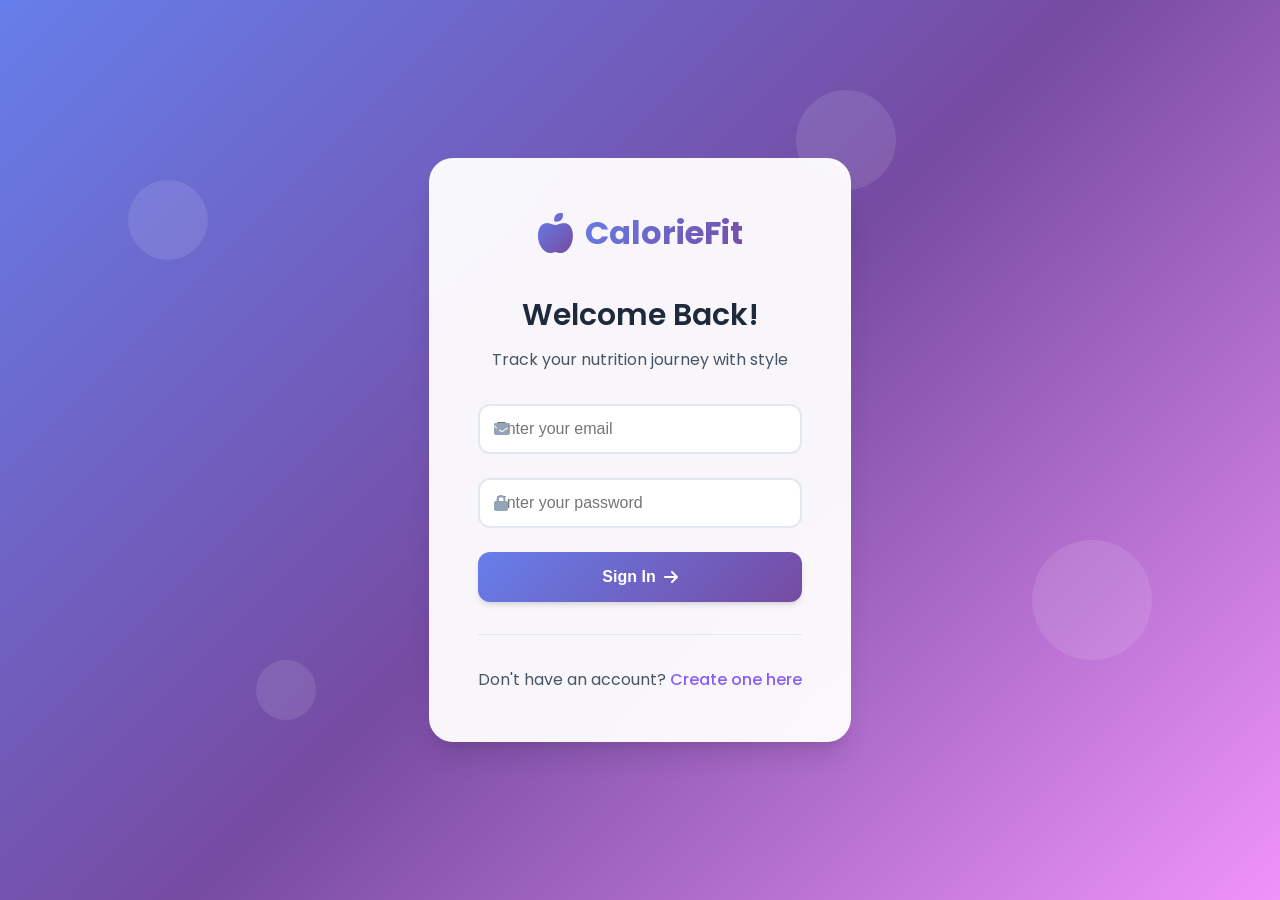
<file: public/index.html>
<!DOCTYPE html>
<html lang="en">
<head>
    <meta charset="UTF-8">
    <meta name="viewport" content="width=device-width, initial-scale=1.0">
    <title>CalorieFit - Smart Nutrition Tracking</title>
    <link rel="stylesheet" href="styles.css">
    <link href="https://cdnjs.cloudflare.com/ajax/libs/font-awesome/6.4.0/css/all.min.css" rel="stylesheet">
    <link href="https://fonts.googleapis.com/css2?family=Poppins:wght@300;400;500;600;700&display=swap" rel="stylesheet">
</head>
<body>
    <div class="auth-container">
        <div class="auth-background">
            <div class="floating-shapes">
                <div class="shape shape-1"></div>
                <div class="shape shape-2"></div>
                <div class="shape shape-3"></div>
                <div class="shape shape-4"></div>
            </div>
        </div>
        
        <div class="auth-content">
            <div class="auth-form">
                <div class="logo">
                    <i class="fas fa-apple-alt"></i>
                    <h1>CalorieFit</h1>
                </div>
                
                <div class="form-header">
                    <h2>Welcome Back!</h2>
                    <p>Track your nutrition journey with style</p>
                </div>
                
                <form id="loginForm" class="form">
                    <div class="form-group">
                        <div class="input-wrapper">
                            <i class="fas fa-envelope"></i>
                            <input type="email" id="email" placeholder="Enter your email" required>
                        </div>
                    </div>
                    
                    <div class="form-group">
                        <div class="input-wrapper">
                            <i class="fas fa-lock"></i>
                            <input type="password" id="password" placeholder="Enter your password" required>
                        </div>
                    </div>
                    
                    <button type="submit" class="btn-primary">
                        <span>Sign In</span>
                        <i class="fas fa-arrow-right"></i>
                    </button>
                </form>
                
                <div class="auth-footer">
                    <p>Don't have an account? <a href="signup.html" class="link">Create one here</a></p>
                </div>
            </div>
        </div>
    </div>
    
    <script>
        const API_BASE = window.location.origin;

        // Check if user is already logged in
        if (localStorage.getItem("token")) {
            window.location.href = "dashboard.html";
        }

        // Login form handler
        document.getElementById("loginForm").addEventListener("submit", async (e) => {
            e.preventDefault();

            const email = document.getElementById("email").value;
            const password = document.getElementById("password").value;
            const submitBtn = e.target.querySelector('button[type="submit"]');
            
            // Show loading state
            submitBtn.innerHTML = '<span>Signing In...</span><i class="fas fa-spinner fa-spin"></i>';
            submitBtn.disabled = true;

            try {
                const response = await fetch(`${API_BASE}/api/login`, {
                    method: "POST",
                    headers: {
                        "Content-Type": "application/json",
                    },
                    body: JSON.stringify({ email, password }),
                });

                const data = await response.json();

                if (response.ok) {
                    localStorage.setItem("token", data.token);
                    localStorage.setItem("user", JSON.stringify(data.user));

                    // Check if profile is complete
                    if (data.user.name && data.user.height && data.user.weight && data.user.age && data.user.gender) {
                        window.location.href = "dashboard.html";
                    } else {
                        window.location.href = "profile-setup.html";
                    }
                } else {
                    alert(data.error || "Login failed");
                }
            } catch (error) {
                console.error('Login error:', error);
                alert("Network error. Please try again.");
            } finally {
                // Reset button state
                submitBtn.innerHTML = '<span>Sign In</span><i class="fas fa-arrow-right"></i>';
                submitBtn.disabled = false;
            }
        });
    </script>
</body>
</html>
</file>
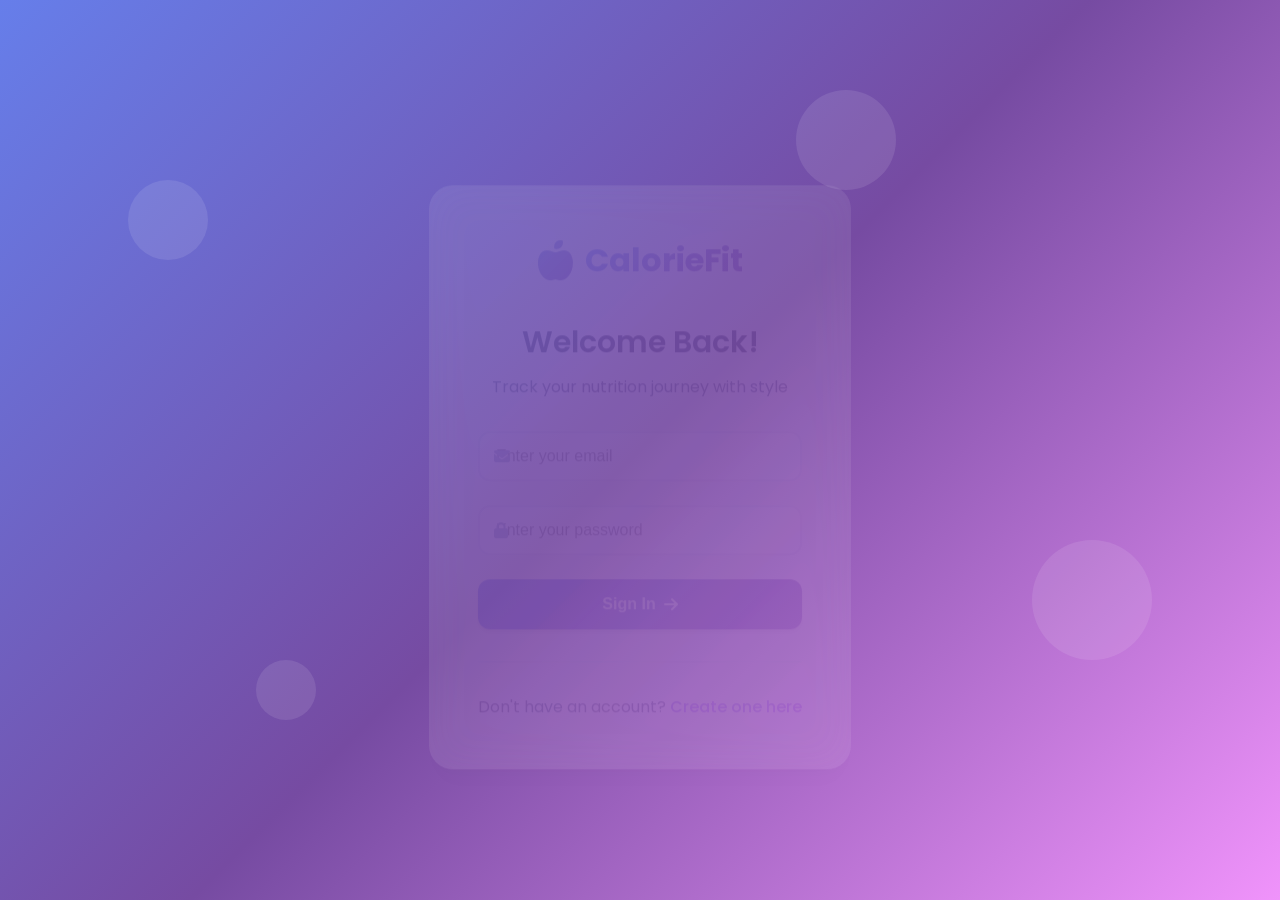
<file: public/dashboard.html>
<!DOCTYPE html>
<html lang="en">
<head>
    <meta charset="UTF-8" />
    <meta name="viewport" content="width=device-width, initial-scale=1" />
    <title>Dashboard - CalorieFit</title>
    <link rel="stylesheet" href="styles.css" />
    <link
        href="https://cdnjs.cloudflare.com/ajax/libs/font-awesome/6.4.0/css/all.min.css"
        rel="stylesheet"
    />
    <link
        href="https://fonts.googleapis.com/css2?family=Poppins:wght@300;400;500;600;700&display=swap"
        rel="stylesheet"
    />
</head>
<body>
    <div class="dashboard">
        <!-- Sidebar Navigation -->
        <nav class="sidebar">
            <div class="sidebar-header">
                <div class="logo">
                    <i class="fas fa-apple-alt"></i>
                    <span>CalorieFit</span>
                </div>
            </div>

            <div class="nav-menu">
                <a href="#" onclick="showHome()" class="nav-item active">
                    <div class="nav-icon">
                        <i class="fas fa-home"></i>
                    </div>
                    <span>Home</span>
                    <div class="nav-indicator"></div>
                </a>

                <a href="profile.html" class="nav-item">
                    <div class="nav-icon">
                        <i class="fas fa-user-circle"></i>
                    </div>
                    <span>Profile</span>
                    <div class="nav-indicator"></div>
                </a>

                <a href="food.html" class="nav-item">
                    <div class="nav-icon">
                        <i class="fas fa-chart-line"></i>
                    </div>
                    <span>Analysis</span>
                    <div class="nav-indicator"></div>
                </a>

                <a href="#" onclick="logout(event)" class="nav-item logout">
                    <div class="nav-icon">
                        <i class="fas fa-sign-out-alt"></i>
                    </div>
                    <span>Logout</span>
                    <div class="nav-indicator"></div>
                </a>
            </div>
        </nav>

        <!-- Main Content -->
        <main class="main-content">
            <div id="homeSection" class="section active">
                <div class="section-header">
                    <h1><i class="fas fa-home"></i> Health Dashboard</h1>
                    <p>Welcome back! Here's your health summary</p>
                </div>

                <!-- Profile Info Card -->
                <div class="profile-info-card">
                    <div class="card-header">
                        <h2><i class="fas fa-user-circle"></i> Your Profile Information</h2>
                    </div>
                    <div class="profile-info-content">
                        <div class="profile-info-item">
                            <i class="fas fa-ruler-vertical"></i>
                            <div>
                                <h3>Height</h3>
                                <div class="info-value" id="profileHeightDisplay">-</div>
                            </div>
                        </div>
                        <div class="profile-info-item">
                            <i class="fas fa-weight"></i>
                            <div>
                                <h3>Weight</h3>
                                <div class="info-value" id="profileWeightDisplay">-</div>
                            </div>
                        </div>
                        <div class="profile-info-item">
                            <i class="fas fa-birthday-cake"></i>
                            <div>
                                <h3>Age</h3>
                                <div class="info-value" id="profileAgeDisplay">-</div>
                            </div>
                        </div>
                        <div class="profile-info-item">
                            <i class="fas fa-venus-mars"></i>
                            <div>
                                <h3>Gender</h3>
                                <div class="info-value" id="profileGenderDisplay">-</div>
                            </div>
                        </div>
                    </div>
                </div>

                <!-- BMI Calculator Card -->
                <div class="bmi-card">
                    <div class="card-header">
                        <h2><i class="fas fa-calculator"></i> BMI Analysis</h2>
                    </div>
                    <div class="bmi-content">
                        <div class="bmi-circle">
                            <div class="bmi-value" id="bmiValue">-</div>
                            <div class="bmi-label">Your BMI</div>
                        </div>
                        <div class="bmi-info">
                            <div class="bmi-status" id="bmiStatus">Complete your profile</div>
                            <div class="bmi-description" id="bmiDescription">Body Mass Index analysis</div>
                        </div>
                    </div>

                    <div class="expected-bmi">
                        <h3><i class="fas fa-bullseye"></i> Expected BMI Range</h3>
                        <div id="expectedBmiRange">Based on your age and gender: -</div>
                        <div id="bmiDeviation" class="hidden"></div>
                    </div>
                </div>

                <!-- Today's Nutrition Summary -->
                <div class="nutrition-summary-card">
                    <div class="card-header">
                        <h2><i class="fas fa-chart-pie"></i> Today's Nutrition Summary</h2>
                        <a href="food.html" class="view-details-btn">View Details</a>
                    </div>
                    <div class="nutrition-grid">
                        <div class="nutrition-card calories">
                            <div class="card-icon">
                                <i class="fas fa-fire"></i>
                            </div>
                            <div class="card-content">
                                <h3>Calories</h3>
                                <div class="card-value" id="dashboardCalories">0</div>
                                <div class="card-label">kcal</div>
                            </div>
                        </div>
                        <div class="nutrition-card protein">
                            <div class="card-icon">
                                <i class="fas fa-dumbbell"></i>
                            </div>
                            <div class="card-content">
                                <h3>Protein</h3>
                                <div class="card-value" id="dashboardProtein">0</div>
                                <div class="card-label">grams</div>
                            </div>
                        </div>
                        <div class="nutrition-card carbs">
                            <div class="card-icon">
                                <i class="fas fa-bread-slice"></i>
                            </div>
                            <div class="card-content">
                                <h3>Carbs</h3>
                                <div class="card-value" id="dashboardCarbs">0</div>
                                <div class="card-label">grams</div>
                            </div>
                        </div>
                        <div class="nutrition-card fats">
                            <div class="card-icon">
                                <i class="fas fa-seedling"></i>
                            </div>
                            <div class="card-content">
                                <h3>Fats</h3>
                                <div class="card-value" id="dashboardFats">0</div>
                                <div class="card-label">grams</div>
                            </div>
                        </div>
                    </div>
                </div>
            </div>
        </main>
    </div>

    <script>
        const API_BASE = window.location.origin;
        const today = new Date().toISOString().split('T')[0];

        // Check authentication
        function checkAuth() {
            const token = localStorage.getItem('token');
            if (!token) {
                window.location.href = 'index.html';
                return false;
            }
            return true;
        }

        async function fetchUserProfile() {
            if (!checkAuth()) return;

            try {
                const response = await fetch(`${API_BASE}/api/user/profile`, {
                    headers: {
                        'Authorization': `Bearer ${localStorage.getItem('token')}`
                    }
                });

                if (!response.ok) {
                    if (response.status === 401) {
                        localStorage.removeItem('token');
                        window.location.href = 'index.html';
                        return;
                    }
                    throw new Error('Failed to fetch profile');
                }

                const user = await response.json();

                if (!user.height || !user.weight || !user.age || !user.gender) {
                    document.getElementById('bmiStatus').textContent = "Incomplete profile data.";
                    document.getElementById('bmiDescription').textContent = "Please complete your profile to see BMI analysis.";
                    return;
                }

                document.getElementById('profileHeightDisplay').textContent = user.height + ' cm';
                document.getElementById('profileWeightDisplay').textContent = user.weight + ' kg';
                document.getElementById('profileAgeDisplay').textContent = user.age;
                document.getElementById('profileGenderDisplay').textContent = 
                    user.gender.charAt(0).toUpperCase() + user.gender.slice(1);

                calculateBMI(user.height, user.weight, user.age, user.gender);
            } catch (err) {
                console.error("Failed to fetch profile data:", err);
                document.getElementById('bmiStatus').textContent = "Error loading profile data.";
            }
        }

        function calculateBMI(height, weight, age, gender) {
            const heightM = height / 100;
            const bmi = weight / (heightM * heightM);
            const bmiRounded = bmi.toFixed(1);
            document.getElementById('bmiValue').textContent = bmiRounded;

            let status = '';
            let statusColor = '';
            if (bmi < 18.5) {
                status = 'Underweight';
                statusColor = '#3b82f6';
            } else if (bmi < 24.9) {
                status = 'Normal weight';
                statusColor = '#10b981';
            } else if (bmi < 29.9) {
                status = 'Overweight';
                statusColor = '#f59e0b';
            } else {
                status = 'Obese';
                statusColor = '#ef4444';
            }

            const statusElement = document.getElementById('bmiStatus');
            statusElement.textContent = status;
            statusElement.style.color = statusColor;

            document.getElementById('bmiDescription').textContent = 
                `Your BMI indicates you are in the ${status.toLowerCase()} category.`;
            
            document.getElementById('expectedBmiRange').textContent = 
                "Healthy BMI range: 18.5 - 24.9";

            const deviationElement = document.getElementById('bmiDeviation');
            deviationElement.classList.remove("hidden");
            
            if (bmi < 18.5) {
                const targetWeight = 18.5 * heightM * heightM;
                const weightDiff = targetWeight - weight;
                deviationElement.textContent = 
                    `Consider gaining ${weightDiff.toFixed(1)} kg to reach healthy weight range.`;
                deviationElement.style.color = '#3b82f6';
            } else if (bmi > 24.9) {
                const targetWeight = 24.9 * heightM * heightM;
                const weightDiff = weight - targetWeight;
                deviationElement.textContent = 
                    `Consider losing ${weightDiff.toFixed(1)} kg to reach healthy weight range.`;
                deviationElement.style.color = '#f59e0b';
            } else {
                deviationElement.textContent = "You are in the healthy weight range! 🎉";
                deviationElement.style.color = '#10b981';
            }
        }

        async function loadTodaysNutrition() {
            if (!checkAuth()) return;

            try {
                const response = await fetch(`${API_BASE}/api/food-log?date=${today}`, {
                    headers: {
                        'Authorization': `Bearer ${localStorage.getItem('token')}`
                    }
                });

                if (!response.ok) return;

                const foodLog = await response.json();
                const totals = foodLog.reduce((acc, item) => {
                    acc.calories += item.calories;
                    acc.protein += parseFloat(item.protein);
                    acc.carbs += parseFloat(item.carbs);
                    acc.fats += parseFloat(item.fats);
                    return acc;
                }, { calories: 0, protein: 0, carbs: 0, fats: 0 });

                document.getElementById('dashboardCalories').textContent = totals.calories;
                document.getElementById('dashboardProtein').textContent = totals.protein.toFixed(1);
                document.getElementById('dashboardCarbs').textContent = totals.carbs.toFixed(1);
                document.getElementById('dashboardFats').textContent = totals.fats.toFixed(1);
            } catch (error) {
                console.error('Load nutrition error:', error);
            }
        }

        function showHome() {
            document.getElementById("homeSection").classList.add("active");
        }

        async function logout(event) {
            if (event) event.preventDefault();

            if (!confirm("Are you sure you want to logout?")) {
                return false;
            }

            try {
                await fetch(`${API_BASE}/logout`, { 
                    method: 'POST',
                    headers: {
                        'Authorization': `Bearer ${localStorage.getItem('token')}`
                    }
                });
            } catch (err) {
                console.error('Logout request failed:', err);
            }

            localStorage.removeItem('token');
            localStorage.removeItem('user');
            window.location.href = 'index.html';
            return false;
        }

        // Load data on page load
        window.onload = function() {
            fetchUserProfile();
            loadTodaysNutrition();
        };
    </script>
</body>
</html>
</file>
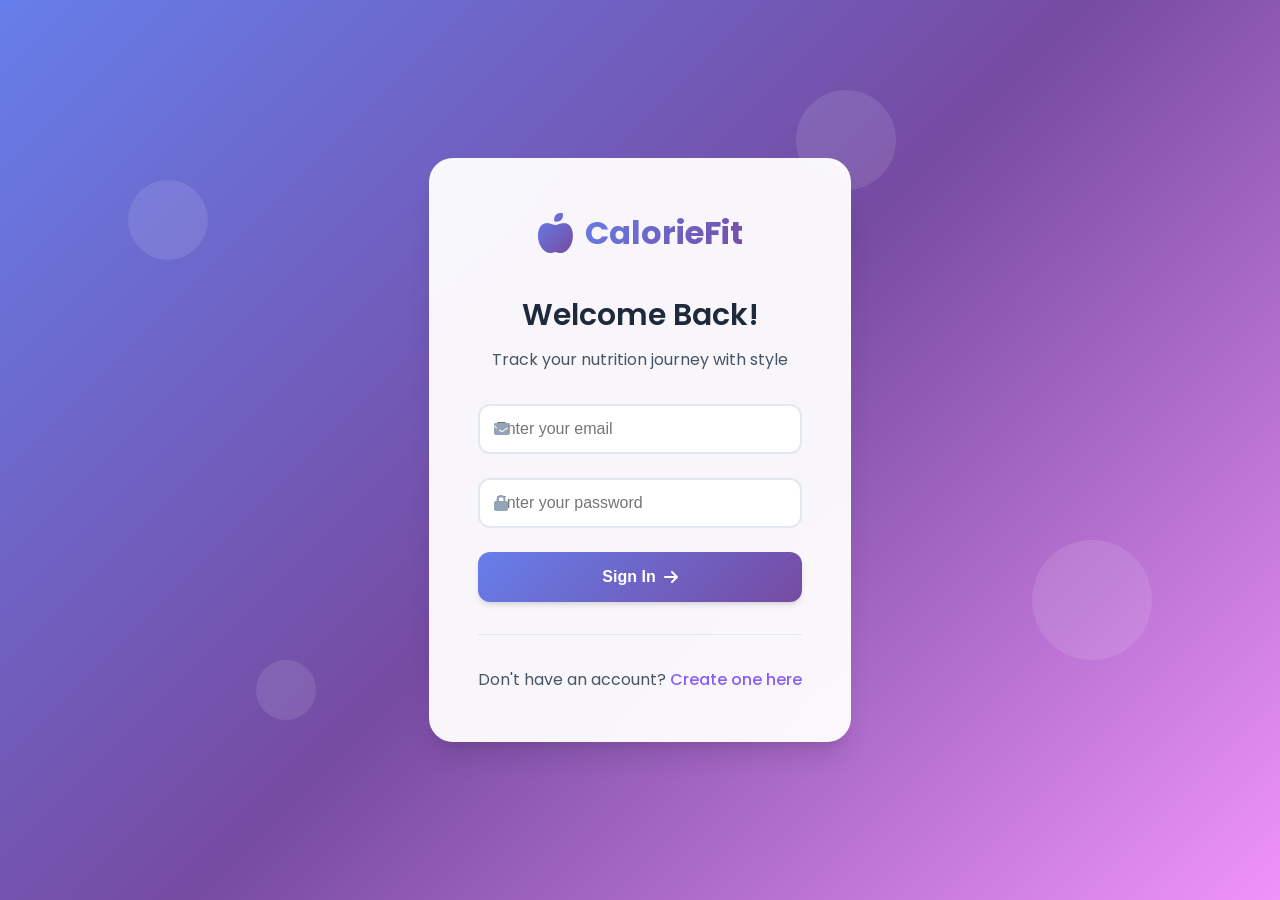
<file: public/food.html>
<!DOCTYPE html>
<html lang="en">
<head>
    <meta charset="UTF-8">
    <meta name="viewport" content="width=device-width, initial-scale=1.0">
    <title>CalorieFit - Food Tracking</title>
    <link rel="stylesheet" href="styles.css">
    <link rel="stylesheet" href="https://cdnjs.cloudflare.com/ajax/libs/font-awesome/6.0.0/css/all.min.css">
</head>
<body>
    <div class="container">
        <!-- Top Bar with Home Button -->
        <div class="top-bar">
            <a href="dashboard.html" class="home-btn" title="Home">
                <i class="fas fa-home"></i>
            </a>
        </div>

        <!-- Centered Headings -->
        <header class="centered-header">
            <h1>CalorieFit</h1>
            <h2>Food Tracking</h2>
            <p>Log your meals and track nutrition</p>
        </header>
        
        <main class="food-tracking">
            <section class="food-search">
                <div class="search-container">
                    <div class="search-input-wrapper">
                        <i class="fas fa-search"></i>
                        <input type="text" id="food-search" placeholder="Search for food...">
                    </div>
                    <button id="search-btn" class="btn-primary">
                        <i class="fas fa-search"></i> Search
                    </button>
                </div>
                <div id="search-results" class="food-results"></div>
            </section>
            
            <section class="food-log">
                <div class="card-header">
                    <h2><i class="fas fa-utensils"></i> Today's Food Log</h2>
                    <div class="date-display">
                        <i class="fas fa-calendar-day"></i>
                        <span id="current-date"></span>
                    </div>
                </div>
                <div id="log-items" class="log-items">
                    <p class="empty-message">No food logged yet today</p>
                </div>
                
                <div class="nutrition-summary">
                    <div class="card-header">
                        <h2><i class="fas fa-chart-pie"></i> Today's Nutrition</h2>
                    </div>
                    <div class="nutrition-grid">
                        <div class="nutrition-card calories">
                            <div class="card-icon">
                                <i class="fas fa-fire"></i>
                            </div>
                            <div class="card-content">
                                <h3>Calories</h3>
                                <div class="card-value" id="total-calories">0</div>
                                <div class="card-label">kcal</div>
                            </div>
                        </div>
                        <div class="nutrition-card protein">
                            <div class="card-icon">
                                <i class="fas fa-dumbbell"></i>
                            </div>
                            <div class="card-content">
                                <h3>Protein</h3>
                                <div class="card-value" id="total-protein">0</div>
                                <div class="card-label">grams</div>
                            </div>
                        </div>
                        <div class="nutrition-card carbs">
                            <div class="card-icon">
                                <i class="fas fa-bread-slice"></i>
                            </div>
                            <div class="card-content">
                                <h3>Carbs</h3>
                                <div class="card-value" id="total-carbs">0</div>
                                <div class="card-label">grams</div>
                            </div>
                        </div>
                        <div class="nutrition-card fats">
                            <div class="card-icon">
                                <i class="fas fa-seedling"></i>
                            </div>
                            <div class="card-content">
                                <h3>Fats</h3>
                                <div class="card-value" id="total-fats">0</div>
                                <div class="card-label">grams</div>
                            </div>
                        </div>
                    </div>
                </div>
            </section>
        </main>
    </div>

    <script>
        const API_BASE = window.location.origin;
        const today = new Date().toISOString().split('T')[0];

        // Check authentication
        function checkAuth() {
            const token = localStorage.getItem('token');
            if (!token) {
                window.location.href = 'index.html';
                return false;
            }
            return true;
        }

        // DOM elements
        const foodSearch = document.getElementById('food-search');
        const searchBtn = document.getElementById('search-btn');
        const searchResults = document.getElementById('search-results');
        const logItems = document.getElementById('log-items');
        const totalCalories = document.getElementById('total-calories');
        const totalProtein = document.getElementById('total-protein');
        const totalCarbs = document.getElementById('total-carbs');
        const totalFats = document.getElementById('total-fats');

        // Display current date
        document.getElementById('current-date').textContent = new Date().toLocaleDateString('en-US', {
            weekday: 'long',
            year: 'numeric',
            month: 'long',
            day: 'numeric'
        });

        // Event listeners
        searchBtn.addEventListener('click', searchFood);
        foodSearch.addEventListener('keypress', e => {
            if (e.key === 'Enter') searchFood();
        });

        async function searchFood() {
            if (!checkAuth()) return;

            const query = foodSearch.value.trim();
            
            // Show loading state
            searchBtn.innerHTML = '<i class="fas fa-spinner fa-spin"></i> Searching...';
            searchBtn.disabled = true;

            try {
                const response = await fetch(`${API_BASE}/api/foods/search?q=${encodeURIComponent(query)}`, {
                    headers: {
                        'Authorization': `Bearer ${localStorage.getItem('token')}`
                    }
                });

                if (!response.ok) {
                    if (response.status === 401) {
                        localStorage.removeItem('token');
                        window.location.href = 'index.html';
                        return;
                    }
                    throw new Error('Search failed');
                }

                const results = await response.json();
                displayResults(results);
            } catch (error) {
                console.error('Search error:', error);
                searchResults.innerHTML = '<p class="no-results">Search failed. Please try again.</p>';
            } finally {
                // Reset button state
                searchBtn.innerHTML = '<i class="fas fa-search"></i> Search';
                searchBtn.disabled = false;
            }
        }

        function displayResults(results) {
            searchResults.innerHTML = '';
            if (results.length === 0) {
                searchResults.innerHTML = '<p class="no-results">No matching foods found</p>';
                return;
            }

            results.forEach(food => {
                const foodItem = document.createElement('div');
                foodItem.className = 'food-item';
                foodItem.innerHTML = `
                    <div class="food-info">
                        <h4>${food.name}</h4>
                        <p>${food.serving}</p>
                        <div class="food-macros">
                            <span>${food.calories} kcal</span>
                            <span>P: ${food.protein}g</span>
                            <span>C: ${food.carbs}g</span>
                            <span>F: ${food.fats}g</span>
                        </div>
                    </div>
                    <button class="btn primary add-btn" data-id="${food.id}">Add</button>
                `;
                searchResults.appendChild(foodItem);
            });

            document.querySelectorAll('.add-btn').forEach(btn => {
                btn.addEventListener('click', addToLog);
            });
        }

        async function addToLog(e) {
            if (!checkAuth()) return;

            const foodId = parseInt(e.target.getAttribute('data-id'));
            const originalText = e.target.textContent;
            
            // Show loading state
            e.target.textContent = 'Adding...';
            e.target.disabled = true;

            try {
                const response = await fetch(`${API_BASE}/api/food-log`, {
                    method: 'POST',
                    headers: {
                        'Content-Type': 'application/json',
                        'Authorization': `Bearer ${localStorage.getItem('token')}`
                    },
                    body: JSON.stringify({
                        foodId: foodId,
                        date: today
                    })
                });

                if (!response.ok) {
                    if (response.status === 401) {
                        localStorage.removeItem('token');
                        window.location.href = 'index.html';
                        return;
                    }
                    throw new Error('Failed to add food');
                }

                await loadFoodLog();
                updateNutritionTotals();
                
                // Show success feedback
                e.target.textContent = 'Added!';
                e.target.style.background = '#10b981';
                setTimeout(() => {
                    e.target.textContent = originalText;
                    e.target.style.background = '';
                    e.target.disabled = false;
                }, 1000);
            } catch (error) {
                console.error('Add to log error:', error);
                alert('Failed to add food to log. Please try again.');
                e.target.textContent = originalText;
                e.target.disabled = false;
            }
        }

        async function loadFoodLog() {
            if (!checkAuth()) return;

            try {
                const response = await fetch(`${API_BASE}/api/food-log?date=${today}`, {
                    headers: {
                        'Authorization': `Bearer ${localStorage.getItem('token')}`
                    }
                });

                if (!response.ok) {
                    if (response.status === 401) {
                        localStorage.removeItem('token');
                        window.location.href = 'index.html';
                        return;
                    }
                    throw new Error('Failed to load food log');
                }

                const foodLog = await response.json();
                displayFoodLog(foodLog);
            } catch (error) {
                console.error('Load food log error:', error);
                logItems.innerHTML = '<p class="empty-message">Error loading food log</p>';
            }
        }

        function displayFoodLog(foodLog) {
            logItems.innerHTML = '';
            
            if (foodLog.length === 0) {
                logItems.innerHTML = '<p class="empty-message">No food logged yet today</p>';
                return;
            }

            foodLog.forEach(item => {
                const logItem = document.createElement('div');
                logItem.className = 'log-item';
                logItem.innerHTML = `
                    <div class="log-info">
                        <h4>${item.name}</h4>
                        <p>${item.serving}</p>
                        <div class="log-macros">
                            <span>${item.calories} kcal</span>
                            <span>P: ${item.protein}g</span>
                            <span>C: ${item.carbs}g</span>
                            <span>F: ${item.fats}g</span>
                        </div>
                        <div class="log-time">
                            <i class="fas fa-clock"></i>
                            ${new Date(item.logged_at).toLocaleTimeString('en-US', { 
                                hour: '2-digit', 
                                minute: '2-digit' 
                            })}
                        </div>
                    </div>
                    <button class="btn danger remove-btn" data-id="${item.id}">Remove</button>
                `;
                logItems.appendChild(logItem);
            });

            document.querySelectorAll('.remove-btn').forEach(btn => {
                btn.addEventListener('click', removeFromLog);
            });
        }

        async function removeFromLog(e) {
            if (!checkAuth()) return;

            const logId = e.target.getAttribute('data-id');
            const originalText = e.target.textContent;
            
            // Show loading state
            e.target.textContent = 'Removing...';
            e.target.disabled = true;

            try {
                const response = await fetch(`${API_BASE}/api/food-log/${logId}`, {
                    method: 'DELETE',
                    headers: {
                        'Authorization': `Bearer ${localStorage.getItem('token')}`
                    }
                });

                if (!response.ok) {
                    if (response.status === 401) {
                        localStorage.removeItem('token');
                        window.location.href = 'index.html';
                        return;
                    }
                    throw new Error('Failed to remove food');
                }

                await loadFoodLog();
                updateNutritionTotals();
            } catch (error) {
                console.error('Remove from log error:', error);
                alert('Failed to remove food from log. Please try again.');
                e.target.textContent = originalText;
                e.target.disabled = false;
            }
        }

        async function updateNutritionTotals() {
            if (!checkAuth()) return;

            try {
                const response = await fetch(`${API_BASE}/api/food-log?date=${today}`, {
                    headers: {
                        'Authorization': `Bearer ${localStorage.getItem('token')}`
                    }
                });

                if (!response.ok) return;

                const foodLog = await response.json();
                const totals = foodLog.reduce((acc, item) => {
                    acc.calories += item.calories;
                    acc.protein += parseFloat(item.protein);
                    acc.carbs += parseFloat(item.carbs);
                    acc.fats += parseFloat(item.fats);
                    return acc;
                }, { calories: 0, protein: 0, carbs: 0, fats: 0 });

                totalCalories.textContent = totals.calories;
                totalProtein.textContent = totals.protein.toFixed(1);
                totalCarbs.textContent = totals.carbs.toFixed(1);
                totalFats.textContent = totals.fats.toFixed(1);
            } catch (error) {
                console.error('Update nutrition totals error:', error);
            }
        }

        // Initialize
        if (checkAuth()) {
            loadFoodLog();
            updateNutritionTotals();
            searchFood(); // Load all foods initially
        }
    </script>
</body>
</html>
</file>
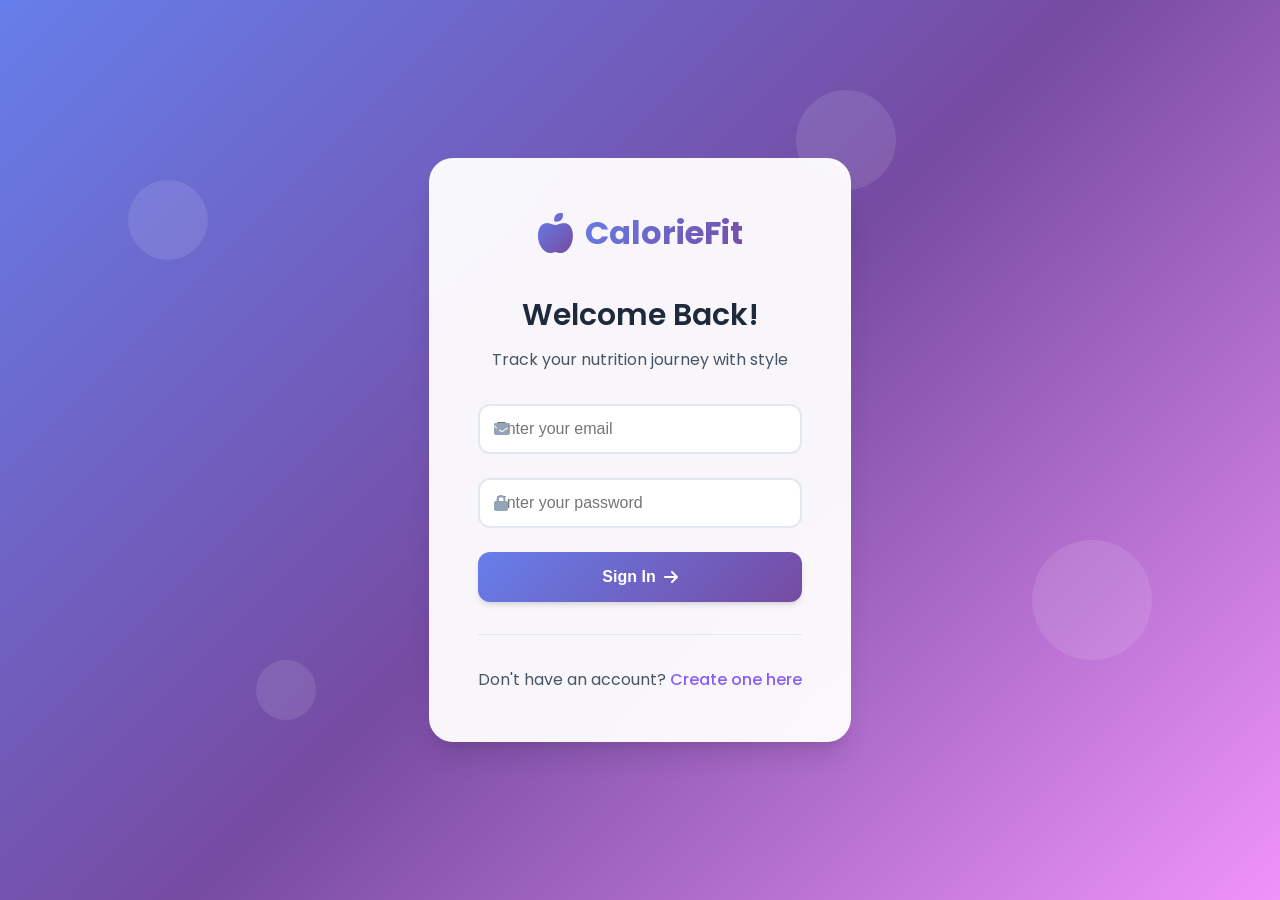
<file: public/profile-setup.html>
<!DOCTYPE html>
<html lang="en">
<head>
  <meta charset="UTF-8" />
  <meta name="viewport" content="width=device-width, initial-scale=1.0"/>
  <title>Profile Setup - CalorieFit</title>
  <link rel="stylesheet" href="styles.css" />
  <link href="https://cdnjs.cloudflare.com/ajax/libs/font-awesome/6.4.0/css/all.min.css" rel="stylesheet" />
  <link href="https://fonts.googleapis.com/css2?family=Poppins:wght@300;400;500;600;700&display=swap" rel="stylesheet"/>
</head>
<body>
  <div class="setup-container">
    <div class="setup-background">
      <div class="floating-shapes">
        <div class="shape shape-1"></div>
        <div class="shape shape-2"></div>
        <div class="shape shape-3"></div>
      </div>
    </div>

    <div class="setup-content">
      <div class="setup-form">
        <div class="setup-header">
          <div class="setup-icon">
            <i class="fas fa-user-circle"></i>
          </div>
          <h1>Complete Your Profile</h1>
          <p>Help us personalize your nutrition journey</p>
        </div>

        <form id="profileSetupForm" class="form">
          <div class="form-row">
            <div class="form-group">
              <label><i class="fas fa-user"></i> Full Name</label>
              <input type="text" id="name" placeholder="Enter your name" required />
            </div>

            <div class="form-group">
              <label><i class="fas fa-birthday-cake"></i> Age</label>
              <input type="number" id="age" placeholder="Your age" min="2" max="120" required />
            </div>
          </div>

          <div class="form-group">
            <label><i class="fas fa-venus-mars"></i> Gender</label>
            <div class="gender-options">
              <input type="radio" id="male" name="gender" value="male" required />
              <label for="male" class="gender-option">
                <i class="fas fa-mars"></i>
                <span>Male</span>
              </label>

              <input type="radio" id="female" name="gender" value="female" required />
              <label for="female" class="gender-option">
                <i class="fas fa-venus"></i>
                <span>Female</span>
              </label>

              <input type="radio" id="other" name="gender" value="other" required />
              <label for="other" class="gender-option">
                <i class="fas fa-genderless"></i>
                <span>Other</span>
              </label>
            </div>
          </div>

          <div class="form-row">
            <div class="form-group">
              <label><i class="fas fa-ruler-vertical"></i> Height (cm)</label>
              <input type="number" id="height" step="0.1" placeholder="170" min="50" max="300" required />
            </div>

            <div class="form-group">
              <label><i class="fas fa-weight"></i> Weight (kg)</label>
              <input type="number" id="weight" step="0.1" placeholder="70" min="2" max="500" required />
            </div>
          </div>

          <button type="submit" class="btn-primary">
            <span>Complete Setup</span>
            <i class="fas fa-check"></i>
          </button>
        </form>
      </div>
    </div>
  </div>

  <script>
    const API_BASE = window.location.origin;

    // Redirect if not logged in
    if (!localStorage.getItem("token")) {
      window.location.href = "index.html";
    }

    document.getElementById("profileSetupForm").addEventListener("submit", async (e) => {
      e.preventDefault();

      const name = document.getElementById("name").value;
      const age = Number.parseInt(document.getElementById("age").value);
      const gender = document.querySelector("input[name='gender']:checked")?.value;
      const height = Number.parseFloat(document.getElementById("height").value);
      const weight = Number.parseFloat(document.getElementById("weight").value);
      const submitBtn = e.target.querySelector('button[type="submit"]');

      if (!gender) {
        alert("Please select your gender");
        return;
      }

      // Show loading state
      submitBtn.innerHTML = '<span>Setting up...</span><i class="fas fa-spinner fa-spin"></i>';
      submitBtn.disabled = true;

      try {
        const response = await fetch(`${API_BASE}/api/profile`, {
          method: "PUT",
          headers: {
            "Content-Type": "application/json",
            Authorization: `Bearer ${localStorage.getItem("token")}`,
          },
          body: JSON.stringify({ name, age, gender, height, weight }),
        });

        const data = await response.json();

        if (response.ok) {
          localStorage.setItem("user", JSON.stringify(data));
          window.location.href = "dashboard.html";
        } else {
          if (response.status === 401) {
            localStorage.removeItem("token");
            window.location.href = "index.html";
            return;
          }
          alert(data.error || "Profile update failed");
        }
      } catch (error) {
        console.error('Profile setup error:', error);
        alert("Network error. Please try again.");
      } finally {
        // Reset button state
        submitBtn.innerHTML = '<span>Complete Setup</span><i class="fas fa-check"></i>';
        submitBtn.disabled = false;
      }
    });
  </script>
</body>
</html>
</file>
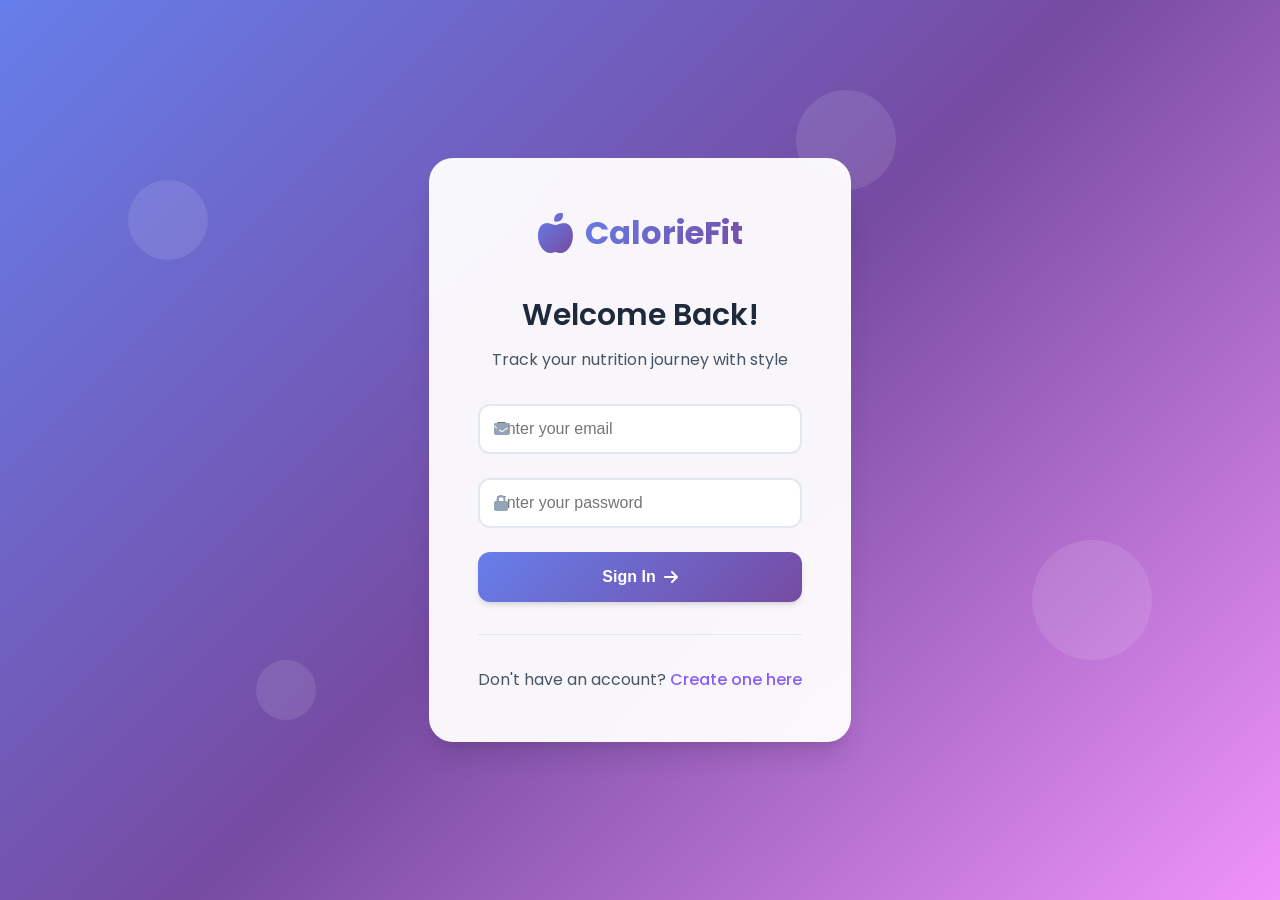
<file: public/profile.html>
<!DOCTYPE html>
<html lang="en">
<head>
  <meta charset="UTF-8" />
  <meta name="viewport" content="width=device-width, initial-scale=1.0"/>
  <title>Profile Settings - CalorieFit</title>
  <link href="https://cdnjs.cloudflare.com/ajax/libs/font-awesome/6.4.0/css/all.min.css" rel="stylesheet"/>
  <link href="https://fonts.googleapis.com/css2?family=Poppins:wght@300;400;500;600;700&display=swap" rel="stylesheet"/>
  <link rel="stylesheet" href="styles.css"/>
</head>
<body>
  <div class="dashboard">
    <!-- Sidebar -->
    <nav class="sidebar">
      <div class="sidebar-header">
        <div class="logo">
          <i class="fas fa-apple-alt"></i>
          <span>CalorieFit</span>
        </div>
      </div>
      <div class="nav-menu">
        <a href="dashboard.html" class="nav-item">
          <div class="nav-icon"><i class="fas fa-home"></i></div>
          <span>Home</span>
          <div class="nav-indicator"></div>
        </a>
        <a href="profile.html" class="nav-item active">
          <div class="nav-icon"><i class="fas fa-user-circle"></i></div>
          <span>Profile</span>
          <div class="nav-indicator"></div>
        </a>
        <a href="food.html" class="nav-item">
          <div class="nav-icon"><i class="fas fa-chart-line"></i></div>
          <span>Analysis</span>
          <div class="nav-indicator"></div>
        </a>
        <a href="#" onclick="logout()" class="nav-item logout">
          <div class="nav-icon"><i class="fas fa-sign-out-alt"></i></div>
          <span>Logout</span>
          <div class="nav-indicator"></div>
        </a>
      </div>
    </nav>

    <!-- Main Content -->
    <main class="main-content">
      <div id="profileSection" class="section active">
        <div class="section-header">
          <h1><i class="fas fa-user-circle"></i> Profile Settings</h1>
          <p>Manage your personal information</p>
        </div>
        
        <div class="profile-card">
          <div class="profile-avatar">
            <i class="fas fa-user-circle"></i>
          </div>
          
          <form id="profileForm" class="profile-form">
            <div class="form-row">
              <div class="form-group">
                <label><i class="fas fa-user"></i> Full Name</label>
                <input type="text" id="profileName" placeholder="Enter your name" required>
              </div>
              
              <div class="form-group">
                <label><i class="fas fa-birthday-cake"></i> Age</label>
                <input type="number" id="profileAge" placeholder="Your age" min="2" max="120" required>
              </div>
            </div>
            
            <div class="form-group">
              <label><i class="fas fa-venus-mars"></i> Gender</label>
              <select id="profileGender" required>
                <option value="">Select gender</option>
                <option value="male">Male</option>
                <option value="female">Female</option>
                <option value="other">Other</option>
              </select>
            </div>
            
            <div class="form-row">
              <div class="form-group">
                <label><i class="fas fa-ruler-vertical"></i> Height (cm)</label>
                <input type="number" id="profileHeight" step="0.1" placeholder="170" min="50" max="300" required>
              </div>
              
              <div class="form-group">
                <label><i class="fas fa-weight"></i> Weight (kg)</label>
                <input type="number" id="profileWeight" step="0.1" placeholder="70" min="2" max="500" required>
              </div>
            </div>
            
            <button type="submit" class="btn-primary">
              <span>Save Profile</span>
              <i class="fas fa-save"></i>
            </button>
          </form>
        </div>
        
        <div id="message" class="notification hidden"></div>
      </div>
    </main>
  </div>

  <script>
    const API_BASE = window.location.origin;

    // Check authentication
    function checkAuth() {
      const token = localStorage.getItem('token');
      if (!token) {
        window.location.href = 'index.html';
        return false;
      }
      return true;
    }

    // Load profile data from backend
    async function loadProfile() {
      if (!checkAuth()) return;

      try {
        const response = await fetch(`${API_BASE}/api/user/profile`, {
          headers: {
            'Authorization': `Bearer ${localStorage.getItem('token')}`
          }
        });

        if (!response.ok) {
          if (response.status === 401) {
            localStorage.removeItem('token');
            window.location.href = 'index.html';
            return;
          }
          throw new Error('Failed to load profile');
        }

        const profileData = await response.json();
        
        document.getElementById("profileName").value = profileData.name || "";
        document.getElementById("profileAge").value = profileData.age || "";
        document.getElementById("profileGender").value = profileData.gender || "";
        document.getElementById("profileHeight").value = profileData.height || "";
        document.getElementById("profileWeight").value = profileData.weight || "";
      } catch (error) {
        console.error('Load profile error:', error);
        showMessage('Failed to load profile data', 'error');
      }
    }

    // Save profile data to backend
    async function saveProfile(e) {
      e.preventDefault();
      
      if (!checkAuth()) return;

      const profileData = {
        name: document.getElementById("profileName").value,
        age: parseInt(document.getElementById("profileAge").value),
        gender: document.getElementById("profileGender").value,
        height: parseFloat(document.getElementById("profileHeight").value),
        weight: parseFloat(document.getElementById("profileWeight").value)
      };

      const submitBtn = e.target.querySelector('button[type="submit"]');
      
      // Show loading state
      submitBtn.innerHTML = '<span>Saving...</span><i class="fas fa-spinner fa-spin"></i>';
      submitBtn.disabled = true;

      try {
        const response = await fetch(`${API_BASE}/api/profile`, {
          method: 'PUT',
          headers: {
            'Content-Type': 'application/json',
            'Authorization': `Bearer ${localStorage.getItem('token')}`
          },
          body: JSON.stringify(profileData)
        });

        if (!response.ok) {
          if (response.status === 401) {
            localStorage.removeItem('token');
            window.location.href = 'index.html';
            return;
          }
          throw new Error('Failed to save profile');
        }

        const updatedProfile = await response.json();
        localStorage.setItem('user', JSON.stringify(updatedProfile));
        
        showMessage('✅ Profile saved successfully!', 'success');
      } catch (error) {
        console.error('Save profile error:', error);
        showMessage('❌ Failed to save profile. Please try again.', 'error');
      } finally {
        // Reset button state
        submitBtn.innerHTML = '<span>Save Profile</span><i class="fas fa-save"></i>';
        submitBtn.disabled = false;
      }
    }

    function showMessage(text, type) {
      const message = document.getElementById("message");
      message.textContent = text;
      message.className = `notification notification-${type}`;
      message.classList.remove("hidden");

      setTimeout(() => {
        message.classList.add("hidden");
      }, 3000);
    }

    // Logout
    async function logout() {
      if (confirm("Are you sure you want to logout?")) {
        try {
          await fetch(`${API_BASE}/logout`, { 
            method: 'POST',
            headers: {
              'Authorization': `Bearer ${localStorage.getItem('token')}`
            }
          });
        } catch (err) {
          console.error('Logout request failed:', err);
        }

        localStorage.removeItem("token");
        localStorage.removeItem("user");
        window.location.href = "index.html";
      }
    }

    // Initialize
    document.addEventListener("DOMContentLoaded", loadProfile);
    document.getElementById("profileForm").addEventListener("submit", saveProfile);
  </script>
</body>
</html>
</file>
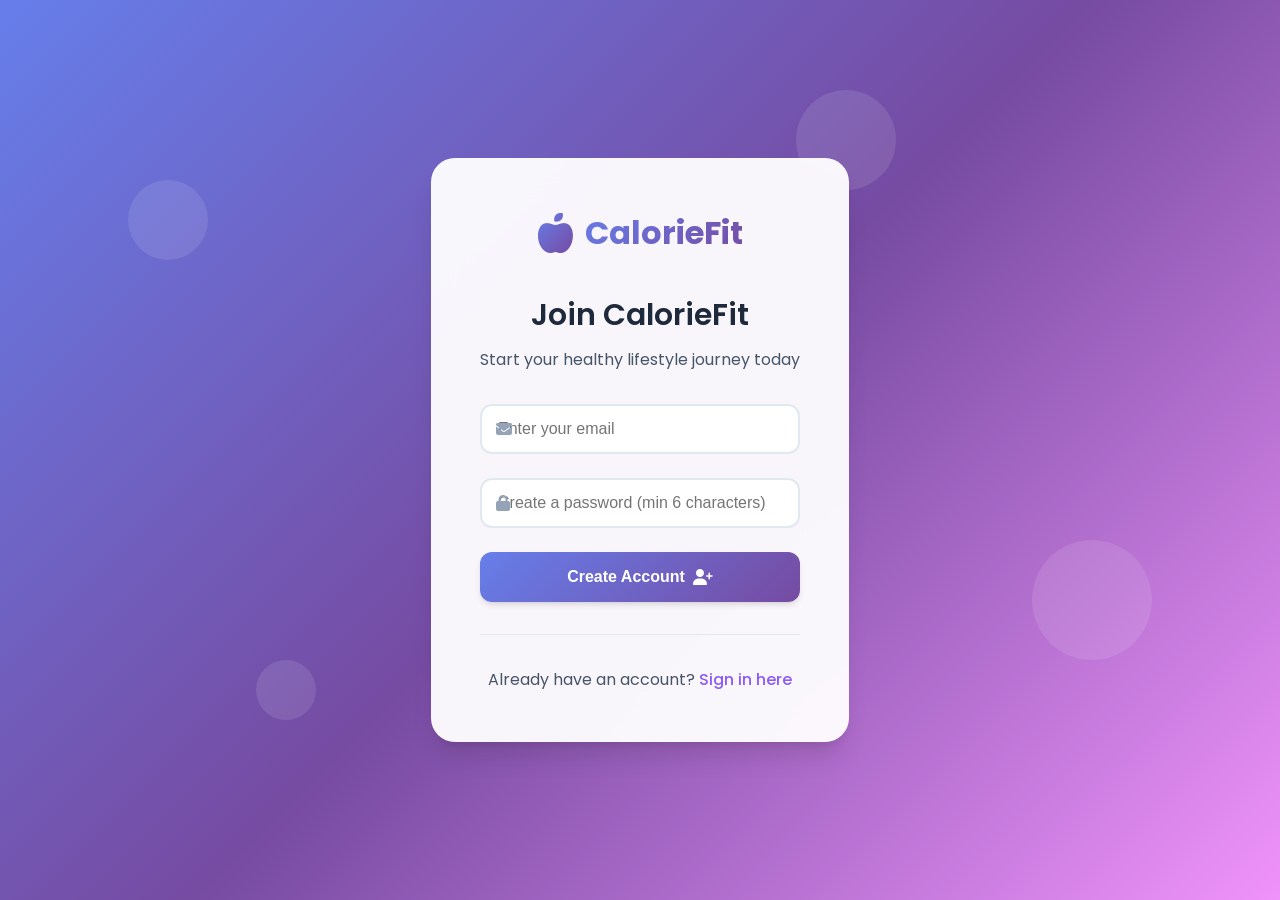
<file: public/signup.html>
<!DOCTYPE html>
<html lang="en">
<head>
    <meta charset="UTF-8">
    <meta name="viewport" content="width=device-width, initial-scale=1.0">
    <title>Sign Up - CalorieFit</title>
    <link rel="stylesheet" href="styles.css">
    <link href="https://cdnjs.cloudflare.com/ajax/libs/font-awesome/6.4.0/css/all.min.css" rel="stylesheet">
    <link href="https://fonts.googleapis.com/css2?family=Poppins:wght@300;400;500;600;700&display=swap" rel="stylesheet">
</head>
<body>
    <div class="auth-container">
        <div class="auth-background">
            <div class="floating-shapes">
                <div class="shape shape-1"></div>
                <div class="shape shape-2"></div>
                <div class="shape shape-3"></div>
                <div class="shape shape-4"></div>
            </div>
        </div>
        
        <div class="auth-content">
            <div class="auth-form">
                <div class="logo">
                    <i class="fas fa-apple-alt"></i>
                    <h1>CalorieFit</h1>
                </div>
                
                <div class="form-header">
                    <h2>Join CalorieFit</h2>
                    <p>Start your healthy lifestyle journey today</p>
                </div>
                
                <form id="signupForm" class="form">
                    <div class="form-group">
                        <div class="input-wrapper">
                            <i class="fas fa-envelope"></i>
                            <input type="email" id="email" placeholder="Enter your email" required>
                        </div>
                    </div>
                    
                    <div class="form-group">
                        <div class="input-wrapper">
                            <i class="fas fa-lock"></i>
                            <input type="password" id="password" placeholder="Create a password (min 6 characters)" required minlength="6">
                        </div>
                    </div>
                    
                    <button type="submit" class="btn-primary">
                        <span>Create Account</span>
                        <i class="fas fa-user-plus"></i>
                    </button>
                </form>
                
                <div class="auth-footer">
                    <p>Already have an account? <a href="index.html" class="link">Sign in here</a></p>
                </div>
            </div>
        </div>
    </div>
    
    <script>
        const API_BASE = window.location.origin;

        // Check if user is already logged in
        if (localStorage.getItem("token")) {
            window.location.href = "dashboard.html";
        }

        // Signup form handler
        document.getElementById("signupForm").addEventListener("submit", async (e) => {
            e.preventDefault();

            const email = document.getElementById("email").value;
            const password = document.getElementById("password").value;
            const submitBtn = e.target.querySelector('button[type="submit"]');

            if (password.length < 6) {
                alert("Password must be at least 6 characters long");
                return;
            }
            
            // Show loading state
            submitBtn.innerHTML = '<span>Creating Account...</span><i class="fas fa-spinner fa-spin"></i>';
            submitBtn.disabled = true;

            try {
                const response = await fetch(`${API_BASE}/api/register`, {
                    method: "POST",
                    headers: {
                        "Content-Type": "application/json",
                    },
                    body: JSON.stringify({ email, password }),
                });

                const data = await response.json();

                if (response.ok) {
                    localStorage.setItem("token", data.token);
                    localStorage.setItem("user", JSON.stringify(data.user));
                    window.location.href = "profile-setup.html";
                } else {
                    alert(data.error || "Signup failed");
                }
            } catch (error) {
                console.error('Signup error:', error);
                alert("Network error. Please try again.");
            } finally {
                // Reset button state
                submitBtn.innerHTML = '<span>Create Account</span><i class="fas fa-user-plus"></i>';
                submitBtn.disabled = false;
            }
        });
    </script>
</body>
</html>
</file>
<file: public/styles.css>
/* Reset and Base Styles */
* {
  margin: 0;
  padding: 0;
  box-sizing: border-box;
}

:root {
  /* Primary Colors */
  --primary-gradient: linear-gradient(135deg, #667eea 0%, #764ba2 100%);
  --secondary-gradient: linear-gradient(135deg, #f093fb 0%, #f5576c 100%);
  --success-gradient: linear-gradient(135deg, #4facfe 0%, #00f2fe 100%);
  --warning-gradient: linear-gradient(135deg, #43e97b 0%, #38f9d7 100%);

  /* Neutral Colors */
  --white: #ffffff;
  --gray-50: #f8fafc;
  --gray-100: #f1f5f9;
  --gray-200: #e2e8f0;
  --gray-300: #cbd5e1;
  --gray-400: #94a3b8;
  --gray-500: #64748b;
  --gray-600: #475569;
  --gray-700: #334155;
  --gray-800: #1e293b;
  --gray-900: #0f172a;

  /* Accent Colors */
  --accent-blue: #3b82f6;
  --accent-purple: #8b5cf6;
  --accent-pink: #ec4899;
  --accent-green: #10b981;
  --accent-orange: #f59e0b;
  --accent-red: #ef4444;

  /* Shadows */
  --shadow-sm: 0 1px 2px 0 rgb(0 0 0 / 0.05);
  --shadow-md: 0 4px 6px -1px rgb(0 0 0 / 0.1), 0 2px 4px -2px rgb(0 0 0 / 0.1);
  --shadow-lg: 0 10px 15px -3px rgb(0 0 0 / 0.1), 0 4px 6px -4px rgb(0 0 0 / 0.1);
  --shadow-xl: 0 20px 25px -5px rgb(0 0 0 / 0.1), 0 8px 10px -6px rgb(0 0 0 / 0.1);

  /* Border Radius */
  --radius-sm: 0.375rem;
  --radius-md: 0.5rem;
  --radius-lg: 0.75rem;
  --radius-xl: 1rem;
  --radius-2xl: 1.5rem;

  /* Transitions */
  --transition-fast: 0.15s ease-in-out;
  --transition-normal: 0.3s ease-in-out;
  --transition-slow: 0.5s ease-in-out;
}

body {
  font-family: "Poppins", -apple-system, BlinkMacSystemFont, "Segoe UI", Roboto, sans-serif;
  background: var(--gray-50);
  color: var(--gray-800);
  line-height: 1.6;
  overflow-x: hidden;
}

/* Authentication Pages */
.auth-container,
.setup-container {
  min-height: 100vh;
  display: flex;
  align-items: center;
  justify-content: center;
  position: relative;
  padding: 2rem;
}

.auth-background,
.setup-background {
  position: absolute;
  top: 0;
  left: 0;
  width: 100%;
  height: 100%;
  background: linear-gradient(135deg, #667eea 0%, #764ba2 50%, #f093fb 100%);
  z-index: -1;
}

.floating-shapes {
  position: absolute;
  width: 100%;
  height: 100%;
  overflow: hidden;
}

.shape {
  position: absolute;
  border-radius: 50%;
  background: rgba(255, 255, 255, 0.1);
  animation: float 6s ease-in-out infinite;
}

.shape-1 {
  width: 80px;
  height: 80px;
  top: 20%;
  left: 10%;
  animation-delay: 0s;
}

.shape-2 {
  width: 120px;
  height: 120px;
  top: 60%;
  right: 10%;
  animation-delay: 2s;
}

.shape-3 {
  width: 60px;
  height: 60px;
  bottom: 20%;
  left: 20%;
  animation-delay: 4s;
}

.shape-4 {
  width: 100px;
  height: 100px;
  top: 10%;
  right: 30%;
  animation-delay: 1s;
}

@keyframes float {
  0%,
  100% {
    transform: translateY(0px) rotate(0deg);
  }
  50% {
    transform: translateY(-20px) rotate(180deg);
  }
}

.auth-content,
.setup-content {
  position: relative;
  z-index: 1;
}

.auth-form,
.setup-form {
  background: rgba(255, 255, 255, 0.95);
  backdrop-filter: blur(20px);
  border: 1px solid rgba(255, 255, 255, 0.2);
  padding: 3rem;
  border-radius: var(--radius-2xl);
  box-shadow: var(--shadow-xl);
  width: 100%;
  max-width: 450px;
  animation: slideUp 0.6s ease-out;
}

.setup-form {
  max-width: 600px;
}

@keyframes slideUp {
  from {
    opacity: 0;
    transform: translateY(30px);
  }
  to {
    opacity: 1;
    transform: translateY(0);
  }
}

.logo {
  display: flex;
  align-items: center;
  justify-content: center;
  gap: 0.75rem;
  margin-bottom: 2rem;
}

.logo i {
  font-size: 2.5rem;
  background: var(--primary-gradient);
  -webkit-background-clip: text;
  -webkit-text-fill-color: transparent;
  background-clip: text;
}

.logo h1 {
  font-size: 2rem;
  font-weight: 700;
  background: var(--primary-gradient);
  -webkit-background-clip: text;
  -webkit-text-fill-color: transparent;
  background-clip: text;
}

.form-header,
.setup-header {
  text-align: center;
  margin-bottom: 2rem;
}

.setup-header {
  margin-bottom: 3rem;
}

.setup-icon {
  display: flex;
  justify-content: center;
  margin-bottom: 1rem;
}

.setup-icon i {
  font-size: 4rem;
  background: var(--primary-gradient);
  -webkit-background-clip: text;
  -webkit-text-fill-color: transparent;
  background-clip: text;
}

.form-header h2,
.setup-header h1 {
  font-size: 1.875rem;
  font-weight: 600;
  color: var(--gray-800);
  margin-bottom: 0.5rem;
}

.form-header p,
.setup-header p {
  color: var(--gray-600);
  font-size: 1rem;
}

.form {
  display: flex;
  flex-direction: column;
  gap: 1.5rem;
}

.form-row {
  display: grid;
  grid-template-columns: 1fr 1fr;
  gap: 1rem;
}

.form-group {
  display: flex;
  flex-direction: column;
  gap: 0.5rem;
}

.form-group label {
  font-weight: 500;
  color: var(--gray-700);
  font-size: 0.875rem;
  display: flex;
  align-items: center;
  gap: 0.5rem;
}

.form-group label i {
  color: var(--accent-purple);
}

.input-wrapper {
  position: relative;
  display: flex;
  align-items: center;
}

.input-wrapper i {
  position: absolute;
  left: 1rem;
  color: var(--gray-400);
  z-index: 1;
}

.input-wrapper input {
  width: 100%;
  padding: 0.875rem 1rem 0.875rem 3rem;
  border: 2px solid var(--gray-200);
  border-radius: var(--radius-lg);
  font-size: 1rem;
  transition: var(--transition-normal);
  background: var(--white);
}

.form-group input,
.form-group select {
  width: 100%;
  padding: 0.875rem 1rem;
  border: 2px solid var(--gray-200);
  border-radius: var(--radius-lg);
  font-size: 1rem;
  transition: var(--transition-normal);
  background: var(--white);
}

.input-wrapper input:focus,
.form-group input:focus,
.form-group select:focus {
  outline: none;
  border-color: var(--accent-purple);
  box-shadow: 0 0 0 3px rgba(139, 92, 246, 0.1);
}

.gender-options {
  display: grid;
  grid-template-columns: repeat(3, 1fr);
  gap: 0.75rem;
}

.gender-options input[type="radio"] {
  display: none;
}

.gender-option {
  display: flex;
  flex-direction: column;
  align-items: center;
  gap: 0.5rem;
  padding: 1rem;
  border: 2px solid var(--gray-200);
  border-radius: var(--radius-lg);
  cursor: pointer;
  transition: var(--transition-normal);
  background: var(--white);
}

.gender-option i {
  font-size: 1.5rem;
  color: var(--gray-400);
}

.gender-option span {
  font-size: 0.875rem;
  font-weight: 500;
  color: var(--gray-600);
}

.gender-options input[type="radio"]:checked + .gender-option {
  border-color: var(--accent-purple);
  background: rgba(139, 92, 246, 0.05);
}

.gender-options input[type="radio"]:checked + .gender-option i {
  color: var(--accent-purple);
}

.gender-options input[type="radio"]:checked + .gender-option span {
  color: var(--accent-purple);
}

.btn-primary {
  width: 100%;
  padding: 1rem 2rem;
  background: var(--primary-gradient);
  color: var(--white);
  border: none;
  border-radius: var(--radius-lg);
  font-size: 1rem;
  font-weight: 600;
  cursor: pointer;
  transition: var(--transition-normal);
  display: flex;
  align-items: center;
  justify-content: center;
  gap: 0.5rem;
  box-shadow: var(--shadow-md);
}

.btn-primary:hover {
  transform: translateY(-2px);
  box-shadow: var(--shadow-lg);
}

.btn-primary:active {
  transform: translateY(0);
}

.btn-primary:disabled {
  opacity: 0.6;
  cursor: not-allowed;
  transform: none;
}

.auth-footer {
  text-align: center;
  margin-top: 2rem;
  padding-top: 2rem;
  border-top: 1px solid var(--gray-200);
}

.auth-footer p {
  color: var(--gray-600);
}

.link {
  color: var(--accent-purple);
  text-decoration: none;
  font-weight: 500;
  transition: var(--transition-fast);
}

.link:hover {
  color: var(--accent-blue);
}

/* Dashboard Styles */
.dashboard {
  display: flex;
  min-height: 100vh;
  background: var(--gray-50);
}

.sidebar {
  width: 280px;
  background: var(--white);
  border-right: 1px solid var(--gray-200);
  display: flex;
  flex-direction: column;
  position: fixed;
  height: 100vh;
  z-index: 100;
  box-shadow: var(--shadow-lg);
}

.sidebar-header {
  padding: 2rem 1.5rem;
  border-bottom: 1px solid var(--gray-200);
}

.sidebar-header .logo {
  justify-content: flex-start;
  margin-bottom: 0;
}

.sidebar-header .logo span {
  font-size: 1.5rem;
  font-weight: 700;
  background: var(--primary-gradient);
  -webkit-background-clip: text;
  -webkit-text-fill-color: transparent;
  background-clip: text;
}

.nav-menu {
  flex: 1;
  padding: 2rem 0;
}

.nav-item {
  display: flex;
  align-items: center;
  gap: 1rem;
  padding: 1rem 1.5rem;
  color: var(--gray-600);
  text-decoration: none;
  transition: var(--transition-normal);
  position: relative;
  margin: 0.25rem 1rem;
  border-radius: var(--radius-lg);
}

.nav-item:hover {
  background: var(--gray-100);
  color: var(--gray-800);
}

.nav-item.active {
  background: linear-gradient(135deg, rgba(102, 126, 234, 0.1), rgba(118, 75, 162, 0.1));
  color: var(--accent-purple);
  font-weight: 500;
}

.nav-item.logout {
  margin-top: auto;
  color: var(--accent-red);
}

.nav-item.logout:hover {
  background: rgba(239, 68, 68, 0.1);
}

.nav-icon {
  width: 24px;
  height: 24px;
  display: flex;
  align-items: center;
  justify-content: center;
}

.nav-icon i {
  font-size: 1.25rem;
}

.nav-indicator {
  position: absolute;
  right: 0;
  top: 50%;
  transform: translateY(-50%);
  width: 3px;
  height: 0;
  background: var(--primary-gradient);
  border-radius: 2px;
  transition: var(--transition-normal);
}

.nav-item.active .nav-indicator {
  height: 24px;
}

.main-content {
  flex: 1;
  margin-left: 280px;
  padding: 2rem;
  overflow-y: auto;
}

.section {
  display: none;
  animation: fadeIn 0.5s ease-in-out;
}

.section.active {
  display: block;
}

@keyframes fadeIn {
  from {
    opacity: 0;
    transform: translateY(20px);
  }
  to {
    opacity: 1;
    transform: translateY(0);
  }
}

.section-header {
  margin-bottom: 2rem;
}

.section-header h1 {
  font-size: 2rem;
  font-weight: 700;
  color: var(--gray-800);
  margin-bottom: 0.5rem;
  display: flex;
  align-items: center;
  gap: 0.75rem;
}

.section-header h1 i {
  background: var(--primary-gradient);
  -webkit-background-clip: text;
  -webkit-text-fill-color: transparent;
  background-clip: text;
}

.section-header p {
  color: var(--gray-600);
  font-size: 1.125rem;
}

/* Profile Info Card */
.profile-info-card {
  background: var(--white);
  border-radius: var(--radius-xl);
  padding: 2rem;
  box-shadow: var(--shadow-md);
  margin-bottom: 2rem;
  border: 1px solid var(--gray-200);
}

.profile-info-content {
  display: grid;
  grid-template-columns: repeat(auto-fit, minmax(200px, 1fr));
  gap: 1.5rem;
}

.profile-info-item {
  display: flex;
  align-items: center;
  gap: 1rem;
  padding: 1rem;
  background: var(--gray-50);
  border-radius: var(--radius-lg);
}

.profile-info-item i {
  font-size: 1.5rem;
  color: var(--accent-purple);
  width: 40px;
  height: 40px;
  display: flex;
  align-items: center;
  justify-content: center;
  background: rgba(139, 92, 246, 0.1);
  border-radius: var(--radius-lg);
}

.profile-info-item h3 {
  font-size: 0.875rem;
  font-weight: 500;
  color: var(--gray-600);
  margin-bottom: 0.25rem;
  text-transform: uppercase;
  letter-spacing: 0.05em;
}

.info-value {
  font-size: 1.25rem;
  font-weight: 600;
  color: var(--gray-800);
}

/* BMI Card */
.bmi-card {
  background: var(--white);
  border-radius: var(--radius-xl);
  padding: 2rem;
  box-shadow: var(--shadow-md);
  margin-bottom: 2rem;
  border: 1px solid var(--gray-200);
}

.card-header {
  display: flex;
  align-items: center;
  justify-content: space-between;
  margin-bottom: 1.5rem;
}

.card-header h2 {
  font-size: 1.25rem;
  font-weight: 600;
  color: var(--gray-800);
  display: flex;
  align-items: center;
  gap: 0.5rem;
}

.card-header h2 i {
  color: var(--accent-purple);
}

.view-details-btn {
  color: var(--accent-purple);
  text-decoration: none;
  font-weight: 500;
  font-size: 0.875rem;
  transition: var(--transition-fast);
}

.view-details-btn:hover {
  color: var(--accent-blue);
}

.bmi-content {
  display: flex;
  align-items: center;
  gap: 2rem;
}

.bmi-circle {
  width: 120px;
  height: 120px;
  border-radius: 50%;
  background: var(--primary-gradient);
  display: flex;
  flex-direction: column;
  align-items: center;
  justify-content: center;
  color: var(--white);
  box-shadow: var(--shadow-lg);
}

.bmi-value {
  font-size: 2rem;
  font-weight: 700;
}

.bmi-label {
  font-size: 0.875rem;
  opacity: 0.9;
}

.bmi-info {
  flex: 1;
}

.bmi-status {
  font-size: 1.5rem;
  font-weight: 600;
  color: var(--gray-800);
  margin-bottom: 0.5rem;
}

.bmi-description {
  color: var(--gray-600);
}

.expected-bmi {
  margin-top: 2rem;
  padding-top: 2rem;
  border-top: 1px solid var(--gray-200);
}

.expected-bmi h3 {
  font-size: 1rem;
  font-weight: 600;
  color: var(--gray-800);
  margin-bottom: 0.5rem;
  display: flex;
  align-items: center;
  gap: 0.5rem;
}

.expected-bmi h3 i {
  color: var(--accent-green);
}

.hidden {
  display: none;
}

/* Nutrition Summary Card */
.nutrition-summary-card,
.nutrition-summary {
  background: var(--white);
  border-radius: var(--radius-xl);
  padding: 2rem;
  box-shadow: var(--shadow-md);
  margin-bottom: 2rem;
  border: 1px solid var(--gray-200);
}

.nutrition-grid {
  display: grid;
  grid-template-columns: repeat(auto-fit, minmax(200px, 1fr));
  gap: 1.5rem;
}

.nutrition-card {
  padding: 1.5rem;
  border-radius: var(--radius-lg);
  transition: var(--transition-normal);
  position: relative;
  overflow: hidden;
  background: var(--gray-50);
  border: 1px solid var(--gray-200);
}

.nutrition-card:hover {
  transform: translateY(-2px);
  box-shadow: var(--shadow-md);
}

.nutrition-card::before {
  content: "";
  position: absolute;
  top: 0;
  left: 0;
  right: 0;
  height: 4px;
}

.nutrition-card.calories::before {
  background: linear-gradient(135deg, #ff6b6b, #ee5a24);
}

.nutrition-card.protein::before {
  background: linear-gradient(135deg, #4ecdc4, #44a08d);
}

.nutrition-card.carbs::before {
  background: linear-gradient(135deg, #feca57, #ff9ff3);
}

.nutrition-card.fats::before {
  background: linear-gradient(135deg, #48dbfb, #0abde3);
}

.card-icon {
  width: 60px;
  height: 60px;
  border-radius: var(--radius-lg);
  display: flex;
  align-items: center;
  justify-content: center;
  margin-bottom: 1rem;
}

.calories .card-icon {
  background: linear-gradient(135deg, rgba(255, 107, 107, 0.1), rgba(238, 90, 36, 0.1));
  color: #ee5a24;
}

.protein .card-icon {
  background: linear-gradient(135deg, rgba(78, 205, 196, 0.1), rgba(68, 160, 141, 0.1));
  color: #44a08d;
}

.carbs .card-icon {
  background: linear-gradient(135deg, rgba(254, 202, 87, 0.1), rgba(255, 159, 243, 0.1));
  color: #ff9ff3;
}

.fats .card-icon {
  background: linear-gradient(135deg, rgba(72, 219, 251, 0.1), rgba(10, 189, 227, 0.1));
  color: #0abde3;
}

.card-icon i {
  font-size: 1.5rem;
}

.card-content h3 {
  font-size: 0.875rem;
  font-weight: 500;
  color: var(--gray-600);
  margin-bottom: 0.5rem;
  text-transform: uppercase;
  letter-spacing: 0.05em;
}

.card-value {
  font-size: 2rem;
  font-weight: 700;
  color: var(--gray-800);
  margin-bottom: 0.25rem;
}

.card-label {
  font-size: 0.875rem;
  color: var(--gray-500);
}

/* Profile Section */
.profile-card {
  background: var(--white);
  border-radius: var(--radius-xl);
  padding: 2rem;
  box-shadow: var(--shadow-md);
  border: 1px solid var(--gray-200);
  margin-bottom: 2rem;
  max-width: 600px;
  margin: 0 auto;
}

.profile-avatar {
  display: flex;
  justify-content: center;
  margin-bottom: 2rem;
}

.profile-avatar i {
  font-size: 6rem;
  background: var(--primary-gradient);
  -webkit-background-clip: text;
  -webkit-text-fill-color: transparent;
  background-clip: text;
}

.profile-form {
  display: flex;
  flex-direction: column;
  gap: 1.5rem;
}

/* Notification */
.notification {
  padding: 1rem;
  border-radius: var(--radius-lg);
  margin-top: 1rem;
  font-weight: 500;
}

.notification-success {
  background: rgba(16, 185, 129, 0.1);
  color: var(--accent-green);
  border: 1px solid rgba(16, 185, 129, 0.2);
}

.notification-error {
  background: rgba(239, 68, 68, 0.1);
  color: var(--accent-red);
  border: 1px solid rgba(239, 68, 68, 0.2);
}

/* Food Tracking Styles */
.container {
  min-height: 100vh;
  background: var(--gray-50);
}

.top-bar {
  display: flex;
  align-items: flex-start;
  justify-content: flex-start;
  height: 56px;
  position: relative;
  padding: 1rem;
}

.home-btn {
  font-size: 2rem;
  color: var(--gray-700);
  text-decoration: none;
  transition: var(--transition-fast);
  padding: 0.5rem;
  border-radius: var(--radius-lg);
}

.home-btn:hover {
  color: var(--accent-purple);
  background: rgba(139, 92, 246, 0.1);
}

.centered-header {
  text-align: center;
  margin-top: -56px;
  padding-top: 56px;
  padding-bottom: 2rem;
}

.centered-header h1 {
  font-size: 2.5rem;
  font-weight: 700;
  background: var(--primary-gradient);
  -webkit-background-clip: text;
  -webkit-text-fill-color: transparent;
  background-clip: text;
  margin-bottom: 0.5rem;
}

.centered-header h2 {
  font-size: 1.5rem;
  color: var(--gray-700);
  margin-bottom: 0.5rem;
}

.centered-header p {
  color: var(--gray-600);
  font-size: 1.125rem;
}

.food-tracking {
  display: grid;
  grid-template-columns: 1fr 1fr;
  gap: 2rem;
  padding: 0 2rem 2rem;
  max-width: 1400px;
  margin: 0 auto;
}

.search-container {
  display: flex;
  justify-content: center;
  align-items: center;
  gap: 1rem;
  margin-bottom: 2rem;
}

.search-input-wrapper {
  display: flex;
  align-items: center;
  border: 2px solid var(--gray-200);
  border-radius: var(--radius-xl);
  padding: 0 1.5rem;
  background: var(--white);
  width: 400px;
  max-width: 90vw;
  box-shadow: var(--shadow-sm);
  transition: var(--transition-normal);
}

.search-input-wrapper:focus-within {
  border-color: var(--accent-purple);
  box-shadow: 0 0 0 3px rgba(139, 92, 246, 0.1);
}

.search-input-wrapper i {
  color: var(--gray-400);
  margin-right: 1rem;
  font-size: 1.25rem;
}

#food-search {
  border: none;
  outline: none;
  width: 100%;
  font-size: 1.125rem;
  padding: 1rem 0;
  background: transparent;
}

#search-btn {
  padding: 1rem 2rem;
  font-size: 1rem;
  border-radius: var(--radius-xl);
  background: var(--primary-gradient);
  color: var(--white);
  border: none;
  cursor: pointer;
  transition: var(--transition-normal);
  font-weight: 600;
  box-shadow: var(--shadow-md);
}

#search-btn:hover {
  transform: translateY(-2px);
  box-shadow: var(--shadow-lg);
}

#search-btn:disabled {
  opacity: 0.6;
  cursor: not-allowed;
  transform: none;
}

.food-results,
.log-items {
  max-height: 400px;
  overflow-y: auto;
  padding: 0.5rem;
  margin-bottom: 2rem;
  border-radius: var(--radius-xl);
  background: var(--white);
  box-shadow: var(--shadow-md);
  border: 1px solid var(--gray-200);
}

.food-item,
.log-item {
  display: flex;
  justify-content: space-between;
  align-items: center;
  padding: 1.25rem;
  border-bottom: 1px solid var(--gray-100);
  transition: var(--transition-fast);
}

.food-item:last-child,
.log-item:last-child {
  border-bottom: none;
}

.food-item:hover,
.log-item:hover {
  background: var(--gray-50);
}

.food-info,
.log-info {
  flex: 1;
}

.food-info h4,
.log-info h4 {
  margin-bottom: 0.25rem;
  color: var(--gray-800);
  font-weight: 600;
}

.food-info p,
.log-info p {
  font-size: 0.9rem;
  color: var(--gray-600);
  margin-bottom: 0.5rem;
}

.food-macros,
.log-macros {
  display: flex;
  gap: 0.75rem;
  font-size: 0.85rem;
  color: var(--gray-600);
}

.log-time {
  display: flex;
  align-items: center;
  gap: 0.25rem;
  font-size: 0.75rem;
  color: var(--gray-500);
  margin-top: 0.5rem;
}

.add-btn,
.remove-btn {
  padding: 0.75rem 1.25rem;
  font-size: 0.9rem;
  border-radius: var(--radius-lg);
  border: none;
  cursor: pointer;
  transition: var(--transition-normal);
  font-weight: 500;
  box-shadow: var(--shadow-sm);
}

.add-btn {
  background: linear-gradient(135deg, #34d399, #10b981);
  color: white;
}

.add-btn:hover {
  transform: translateY(-2px);
  box-shadow: var(--shadow-md);
}

.remove-btn {
  background: linear-gradient(135deg, #f87171, #ef4444);
  color: white;
}

.remove-btn:hover {
  transform: translateY(-2px);
  box-shadow: var(--shadow-md);
}

.add-btn:disabled,
.remove-btn:disabled {
  opacity: 0.6;
  cursor: not-allowed;
  transform: none;
}

.date-display {
  display: flex;
  align-items: center;
  gap: 0.5rem;
  color: var(--gray-600);
  font-size: 0.875rem;
}

.empty-message,
.no-results {
  color: var(--gray-600);
  font-style: italic;
  text-align: center;
  padding: 2rem;
  background: var(--gray-50);
  border-radius: var(--radius-lg);
  margin: 1rem 0;
}

/* Responsive Design */
@media (max-width: 1024px) {
  .sidebar {
    width: 240px;
  }

  .main-content {
    margin-left: 240px;
  }

  .food-tracking {
    grid-template-columns: 1fr;
    gap: 1.5rem;
  }
}

@media (max-width: 768px) {
  .sidebar {
    width: 100%;
    height: auto;
    position: relative;
    box-shadow: none;
    border-right: none;
    border-bottom: 1px solid var(--gray-200);
  }

  .main-content {
    margin-left: 0;
    padding: 1rem;
  }

  .nav-menu {
    display: flex;
    justify-content: space-around;
    padding: 1rem;
  }

  .nav-item {
    flex-direction: column;
    gap: 0.25rem;
    padding: 0.75rem;
    margin: 0;
    text-align: center;
    min-width: 80px;
  }

  .nav-item span {
    font-size: 0.75rem;
  }

  .profile-info-content {
    grid-template-columns: repeat(2, 1fr);
  }

  .nutrition-grid {
    grid-template-columns: repeat(2, 1fr);
  }

  .form-row {
    grid-template-columns: 1fr;
  }

  .bmi-content {
    flex-direction: column;
    text-align: center;
  }

  .auth-form,
  .setup-form {
    padding: 2rem;
    margin: 1rem;
  }

  .search-container {
    flex-direction: column;
    gap: 1rem;
  }

  .search-input-wrapper {
    width: 100%;
  }

  #search-btn {
    width: 100%;
  }

  .food-tracking {
    padding: 0 1rem 1rem;
  }
}

@media (max-width: 480px) {
  .profile-info-content,
  .nutrition-grid {
    grid-template-columns: 1fr;
  }

  .gender-options {
    grid-template-columns: 1fr;
  }

  .food-item,
  .log-item {
    flex-direction: column;
    align-items: flex-start;
    gap: 1rem;
  }

  .add-btn,
  .remove-btn {
    width: 100%;
  }
}

/* Loading States */
.loading {
  opacity: 0.6;
  pointer-events: none;
}

.loading::after {
  content: "";
  position: absolute;
  top: 50%;
  left: 50%;
  width: 20px;
  height: 20px;
  margin: -10px 0 0 -10px;
  border: 2px solid var(--gray-300);
  border-top: 2px solid var(--accent-purple);
  border-radius: 50%;
  animation: spin 1s linear infinite;
}

@keyframes spin {
  0% {
    transform: rotate(0deg);
  }
  100% {
    transform: rotate(360deg);
  }
}

/* Scrollbar Styling */
::-webkit-scrollbar {
  width: 8px;
}

::-webkit-scrollbar-track {
  background: var(--gray-100);
}

::-webkit-scrollbar-thumb {
  background: var(--gray-300);
  border-radius: 4px;
}

::-webkit-scrollbar-thumb:hover {
  background: var(--gray-400);
}

/* Focus States */
*:focus {
  outline: 2px solid var(--accent-purple);
  outline-offset: 2px;
}

button:focus,
.nav-item:focus {
  outline: 2px solid var(--accent-purple);
  outline-offset: 2px;
}
</file>
